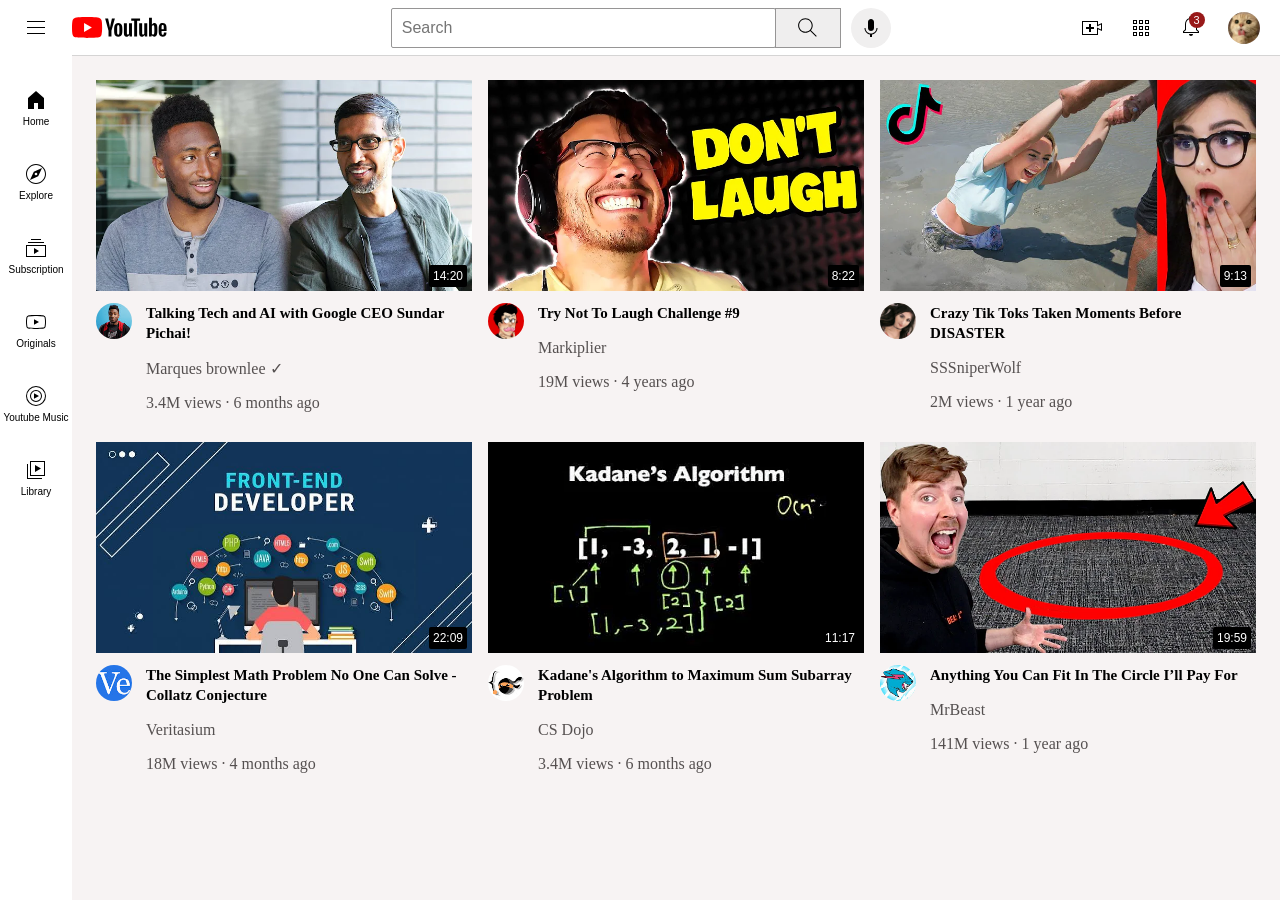
<file: index.html>
<!DOCTYPE html>
<html>
    <head>
        <title>Youtube.com clone</title>
     <link rel="stylesheet" href="yt.css">
    </head>
    <body>
      <div class="header">
      <div class="left-section"> 
      <img class="hamburger-menu" src="icons/hamburger-menu.svg">
      <img class="youtube-logo"  src="icons/youtube-logo.svg">  
      </div>
      <div class="middle-section">
            <input class="searchbar" type="text" placeholder="Search">
            <button class="search">
              <img class="searchicon" src="icons/search.svg">
              <div class="tooltip">Search</div>
            </button>
            <button class="mic">
              <img class="micicon" src="icons/voice-search-icon.svg">
              <div class="tooltip">Search with voice </div>
            </button>
      </div>
      <div class="right-section">
        <div class="upload-icon-container"> 
            <img class="upload " src="icons/upload.svg">
             <div class="tooltip">Create</div>
        </div>
      
        <img class="youtubeicon" src="icons/youtube-apps.svg">
        <div class="notification-icon-container">
        <img class="notificationicon" src="icons/notifications.svg">
      <div class="notification-count"> 3 </div>  
      </div> 
        <img class="userpic" src="thumbnails/cat.jpeg">
      </div>
    </div>
    <div class="sidebar">
      <div class="sidebar-link">
        <img src="icons/home.svg">
        <div>Home</div>
      </div>
    <div class="sidebar-link">
      <img src="icons/explore.svg">
          <div>Explore</div>
    </div>
    <div class="sidebar-link">
      <img src="icons/subscriptions.svg">
          <div>Subscription</div>
    </div>
    <div class="sidebar-link">
      <img src="icons/originals.svg">
          <div>Originals</div>
    </div>
    <div class="sidebar-link">
      <img src="icons/youtube-music.svg">
          <div>Youtube Music</div>
    </div>
    <div class="sidebar-link">
      <img src="icons/library.svg" >
          <div>Library</div>
      </div>
    </div>
    

 <div class="video-grid">
               <div class="video-preview"> 
<div class="thumbnail-row">
    <img class="thumbnail" src="thumbnails/thumbnail-1.webp">
<div class="video-time">14:20</div>
               </div>
<div class="video-info-grid">
    <div class="channel-pic">
  <img class="profile-pic" src="pictures/channel-1.jpeg">
    </div>
  <div class="video-info">
 <p class="video-title">
Talking Tech and AI with Google CEO Sundar Pichai!
        </p>
        <p class="video-author">
            Marques brownlee ✓
        </p>
        <p class="video-stats">
            3.4M views · 6 months ago
        </p>
  </div>
</div>
    </div>
      <div class="video-preview"> 
<div class="thumbnail-row">
    <img class="thumbnail" src="thumbnails/thumbnail-2.webp">
<div class="video-time">8:22</div>
  </div>
<div class="video-info-grid">
    <div class="channel-pic">
  <img class="profile-pic" src="pictures/channel-2.jpg">
    </div>
  <div class="video-info">
 <p class="video-title">
 Try Not To Laugh Challenge #9
        </p>
        <p class="video-author">
           Markiplier
        </p>
        <p class="video-stats">
          19M views · 4 years ago
        </p>
  </div>
</div>
    </div>

        <div class="video-preview"> 
<div class="thumbnail-row">
    <img class="thumbnail" src="thumbnails/thumbnail-3.webp">
    <div class="video-time">9:13</div>
        </div>
<div class="video-info-grid">
    <div class="channel-pic">
  <img class="profile-pic" src="pictures/channel-3.jpg">
    </div>
  <div class="video-info">
 <p class="video-title">
Crazy Tik Toks Taken Moments Before DISASTER
        </p>
        <p class="video-author">
            SSSniperWolf
        </p>
        <p class="video-stats">
            2M views · 1 year ago
        </p>
  </div>
</div>
    </div>
      <div class="video-preview"> 
<div class="thumbnail-row">
    <img class="thumbnail" src="thumbnails/thumbnail-4.jpeg">
    <div class="video-time">22:09</div>
    </div>
<div class="video-info-grid">
    <div class="channel-pic">
  <img class="profile-pic" src="pictures/channel-4.jpeg">
    </div>
  <div class="video-info">
 <p class="video-title">
     The Simplest Math Problem No One Can Solve - Collatz Conjecture
        </p>
        <p class="video-author">
        Veritasium
        </p>
        <p class="video-stats">
          18M views · 4 months ago
        </p>
  </div>
</div>
    </div>

        <div class="video-preview"> 
<div class="thumbnail-row">

    <img class="thumbnail" src="thumbnails/thumbnail-5.webp">
     <div class="video-time">11:17</div>
</div>
<div class="video-info-grid">
    <div class="channel-pic">
  <img class="profile-pic" src="pictures/channel-5.jpeg">
    </div>
  <div class="video-info">
 <p class="video-title">

Kadane's Algorithm to Maximum Sum Subarray Problem
        </p>
        <p class="video-author">
            CS Dojo
        </p>
        <p class="video-stats">
            3.4M views · 6 months ago
        </p> 
  </div>
</div>
    </div>
      <div class="video-preview"> 
<div class="thumbnail-row">
    <img class="thumbnail" src="thumbnails/thumbnail-6.webp">
    <div class="video-time">19:59</div>
</div>
<div class="video-info-grid">
    <div class="channel-pic">
  <img class="profile-pic" src="pictures/channel-6.jpeg">
    </div>
  <div class="video-info">
 <p class="video-title">

Anything You Can Fit In The Circle I’ll Pay For
        </p>
        <p class="video-author">
           MrBeast 
        </p>
        <p class="video-stats">
141M views · 1 year ago
        </p>
  </div>
</div>
    </div>
            </div>
       
    </body>
</html>
</file>
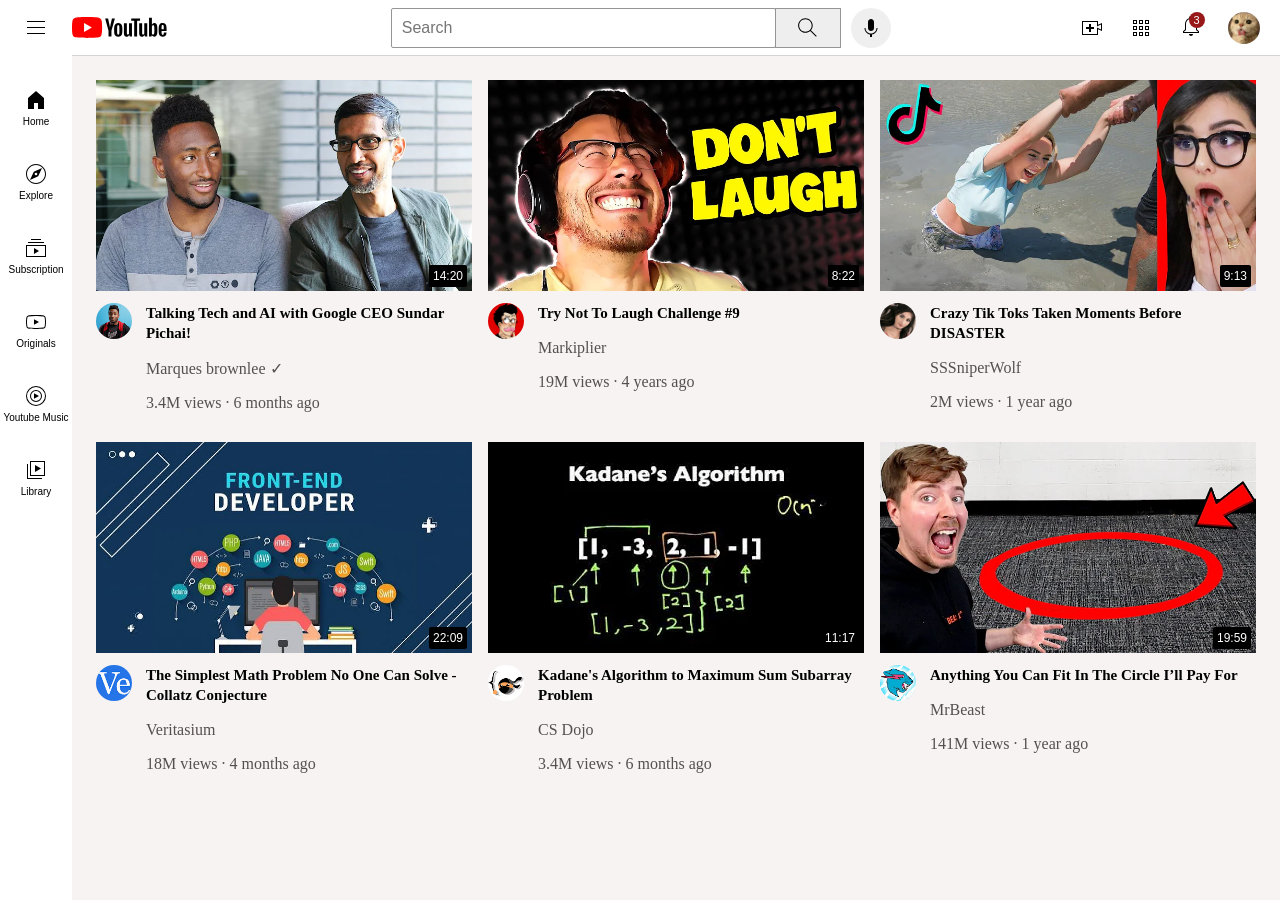
<file: youtube.html>
<!DOCTYPE html>
<html>
    <head>
        <title>Youtube.com clone</title>
     <link rel="stylesheet" href="yt.css">
    </head>
    <body>
      <div class="header">
      <div class="left-section"> 
      <img class="hamburger-menu" src="icons/hamburger-menu.svg">
      <img class="youtube-logo"  src="icons/youtube-logo.svg">  
      </div>
      <div class="middle-section">
            <input class="searchbar" type="text" placeholder="Search">
            <button class="search">
              <img class="searchicon" src="icons/search.svg">
              <div class="tooltip">Search</div>
            </button>
            <button class="mic">
              <img class="micicon" src="icons/voice-search-icon.svg">
              <div class="tooltip">Search with voice </div>
            </button>
      </div>
      <div class="right-section">
        <div class="upload-icon-container"> 
            <img class="upload " src="icons/upload.svg">
             <div class="tooltip">Create</div>
        </div>
      
        <img class="youtubeicon" src="icons/youtube-apps.svg">
        <div class="notification-icon-container">
        <img class="notificationicon" src="icons/notifications.svg">
      <div class="notification-count"> 3 </div>  
      </div> 
        <img class="userpic" src="thumbnails/cat.jpeg">
      </div>
    </div>
    <div class="sidebar">
      <div class="sidebar-link">
        <img src="icons/home.svg">
        <div>Home</div>
      </div>
    <div class="sidebar-link">
      <img src="icons/explore.svg">
          <div>Explore</div>
    </div>
    <div class="sidebar-link">
      <img src="icons/subscriptions.svg">
          <div>Subscription</div>
    </div>
    <div class="sidebar-link">
      <img src="icons/originals.svg">
          <div>Originals</div>
    </div>
    <div class="sidebar-link">
      <img src="icons/youtube-music.svg">
          <div>Youtube Music</div>
    </div>
    <div class="sidebar-link">
      <img src="icons/library.svg" >
          <div>Library</div>
      </div>
    </div>
    

 <div class="video-grid">
               <div class="video-preview"> 
<div class="thumbnail-row">
    <img class="thumbnail" src="thumbnails/thumbnail-1.webp">
<div class="video-time">14:20</div>
               </div>
<div class="video-info-grid">
    <div class="channel-pic">
  <img class="profile-pic" src="pictures/channel-1.jpeg">
    </div>
  <div class="video-info">
 <p class="video-title">
Talking Tech and AI with Google CEO Sundar Pichai!
        </p>
        <p class="video-author">
            Marques brownlee ✓
        </p>
        <p class="video-stats">
            3.4M views · 6 months ago
        </p>
  </div>
</div>
    </div>
      <div class="video-preview"> 
<div class="thumbnail-row">
    <img class="thumbnail" src="thumbnails/thumbnail-2.webp">
<div class="video-time">8:22</div>
  </div>
<div class="video-info-grid">
    <div class="channel-pic">
  <img class="profile-pic" src="pictures/channel-2.jpg">
    </div>
  <div class="video-info">
 <p class="video-title">
 Try Not To Laugh Challenge #9
        </p>
        <p class="video-author">
           Markiplier
        </p>
        <p class="video-stats">
          19M views · 4 years ago
        </p>
  </div>
</div>
    </div>

        <div class="video-preview"> 
<div class="thumbnail-row">
    <img class="thumbnail" src="thumbnails/thumbnail-3.webp">
    <div class="video-time">9:13</div>
        </div>
<div class="video-info-grid">
    <div class="channel-pic">
  <img class="profile-pic" src="pictures/channel-3.jpg">
    </div>
  <div class="video-info">
 <p class="video-title">
Crazy Tik Toks Taken Moments Before DISASTER
        </p>
        <p class="video-author">
            SSSniperWolf
        </p>
        <p class="video-stats">
            2M views · 1 year ago
        </p>
  </div>
</div>
    </div>
      <div class="video-preview"> 
<div class="thumbnail-row">
    <img class="thumbnail" src="thumbnails/thumbnail-4.jpeg">
    <div class="video-time">22:09</div>
    </div>
<div class="video-info-grid">
    <div class="channel-pic">
  <img class="profile-pic" src="pictures/channel-4.jpeg">
    </div>
  <div class="video-info">
 <p class="video-title">
     The Simplest Math Problem No One Can Solve - Collatz Conjecture
        </p>
        <p class="video-author">
        Veritasium
        </p>
        <p class="video-stats">
          18M views · 4 months ago
        </p>
  </div>
</div>
    </div>

        <div class="video-preview"> 
<div class="thumbnail-row">

    <img class="thumbnail" src="thumbnails/thumbnail-5.webp">
     <div class="video-time">11:17</div>
</div>
<div class="video-info-grid">
    <div class="channel-pic">
  <img class="profile-pic" src="pictures/channel-5.jpeg">
    </div>
  <div class="video-info">
 <p class="video-title">

Kadane's Algorithm to Maximum Sum Subarray Problem
        </p>
        <p class="video-author">
            CS Dojo
        </p>
        <p class="video-stats">
            3.4M views · 6 months ago
        </p> 
  </div>
</div>
    </div>
      <div class="video-preview"> 
<div class="thumbnail-row">
    <img class="thumbnail" src="thumbnails/thumbnail-6.webp">
    <div class="video-time">19:59</div>
</div>
<div class="video-info-grid">
    <div class="channel-pic">
  <img class="profile-pic" src="pictures/channel-6.jpeg">
    </div>
  <div class="video-info">
 <p class="video-title">

Anything You Can Fit In The Circle I’ll Pay For
        </p>
        <p class="video-author">
           MrBeast 
        </p>
        <p class="video-stats">
141M views · 1 year ago
        </p>
  </div>
</div>
    </div>
            </div>
       
    </body>
</html>
</file>
<file: yt.css>
.thumbnail{
 width: 100%;
}
.video-title{
    
    margin-top: 0;
    margin-bottom: 12px;
    font-size: 15px;
    font-weight: bold;
    font-family: 'Times New Roman', Times, serif;
    line-height: 20px;
}
.video-info-grid{
    display: grid;
    grid-template-columns: 50px 1fr;
}

.profile-pic{
    width: 36px;
  border-radius: 50px;
}
.video-grid{
    display: grid;
    grid-template-columns: 1fr 1fr 1fr;
    column-gap: 16px;
    row-gap: 14px;
}
@media (max-width:750px){
    .video-grid{
          grid-template-columns: 1fr 1fr;
    }
}
.thumbnail-row{
    margin-bottom: 8px;
    position: relative;
}
.video-author{
    margin-bottom: 4px;
     color:rgb(85, 80, 80)
}
.video-author,
.video-stats{
   font-size: 16px;
    color:rgb(85, 80, 80)
}
body{
    margin: 0;
    padding-top: 80px;
    padding-left: 96px;
    padding-right: 24px;
    background-color: rgb(247, 243, 243);
}
.header{
    height: 55px;
    display: flex;
    flex-direction: row;
    justify-content: space-between;
    position: fixed;
    top: 0px;
    left: 0px;
    right: 0px;
    background-color: white;
    border-bottom-width: 1px;
    border-bottom-style: solid;
    border-bottom-color: rgb(213, 212, 212);
    z-index: 100;
}
.left-section{
    align-items: center;
    display: flex;
}
.hamburger-menu{
    height: 24px;
    margin-left: 24px;
    margin-right: 24px;
}
.youtube-logo{
    height: 21px;
}
.middle-section{
    flex: 1;
    margin-left: 70px;
    margin-right: 35px;
    max-width: 500px;
    display: flex;
    align-items: center;
}
.searchbar{
flex: 1;
height: 36px;
padding-left: 10px;
font-size: 16px;
border-width: 1px;
border-style: solid ;
border-color: rgb(150, 149, 149);
border-radius: 2px;
width: 0;
}
.searchbar::placeholder{
    font-family: Arial, Helvetica, sans-serif;
    font-size: 16px;
    
}
.search{
    height: 40px;
    width: 66px;
      background-color: rgb(239, 238, 238);
    border-width: 1px;
    border-style: solid;
    border-color:rgb(150, 149, 149);
    margin-left: -1px;
    margin-right: 10px;
    position: relative;
  
}
.search , .mic
,.upload-icon-container{
    display: flex;
    justify-content: center;
    align-items: center;
    position: relative;
}
.search .tooltip,
.mic .tooltip,
.upload-icon-container .tooltip
{
    font-family: Arial, Helvetica, sans-serif;
    position: absolute;
    background-color: gray;
    color: white;
    padding-top: 4px;
    padding-bottom: 4px;
    padding-left: 8px;
    padding-right: 8px;
    border-radius: 2px;
    font-size: 12px;
    bottom: -30px;
    opacity: 0;
    transition: opacity 0.15s;
    pointer-events: none;
    white-space: nowrap;
}
.search:hover .tooltip,
.mic:hover .tooltip,
.upload-icon-container:hover .tooltip
{
    opacity: 1;
}
.searchicon{
    height: 25px;
  
}
.mic{
    height: 40px;
    width: 40px;
    border-radius: 20px;
    border: none;
      background-color: rgb(240, 239, 239);
}
.micicon{
    height: 24px;
  
}
.right-section{
    width: 180px;
      display: flex;
    align-items: center;
    justify-content: space-between;
    margin-right: 20px;
    flex-shrink: 0;
}
.upload{
    height: 24px;
}
.youtubeicon{
    height: 24px;
}
.notificationicon{
    height: 24px;
}
.notification-icon-container{
    position: relative;
}
.notification-count{
    position: absolute;
    top: -2px;
    right: -2px;
    background-color: rgb(152, 25, 25);
    color: white;
    font-family: Arial;
    font-size: 11px;
    padding-left: 5px;
    padding-right: 5px;
    padding-top: 2px;
    padding-bottom: 2px;
    border-radius: 10px;
}
.userpic{
    height: 32px;
    border-radius: 16px;
}


  .video-time {
  font-family: Arial;
  font-size: 12px;
  font-weight: 500;
  padding-left: 4px;
  padding-right: 4px;
  padding-top: 4px;
  padding-bottom: 4px;
  border-radius: 2px;
  background-color: black;
  color: white;
  position: absolute;
  bottom: 8px;
  right: 5px;
}
.sidebar{
    position:fixed;
    left:0;
    bottom: 0;
    top: 55px;
    background-color: white;
    width: 72px;
    z-index: 200;
    padding-top: 15px;
} 
.sidebar-link{
height: 74px;
display: flex;
justify-content: center;
align-items: center;
flex-direction: column;
}
.sidebar-link:hover{
    background-color: rgb(235, 235, 235);
}
.sidebar-link img{
    height: 24px;
margin-bottom: 4px;
}
.sidebar-link div{
    font-family: Arial, Helvetica, sans-serif;
    font-size: 10px;

}
</file>
